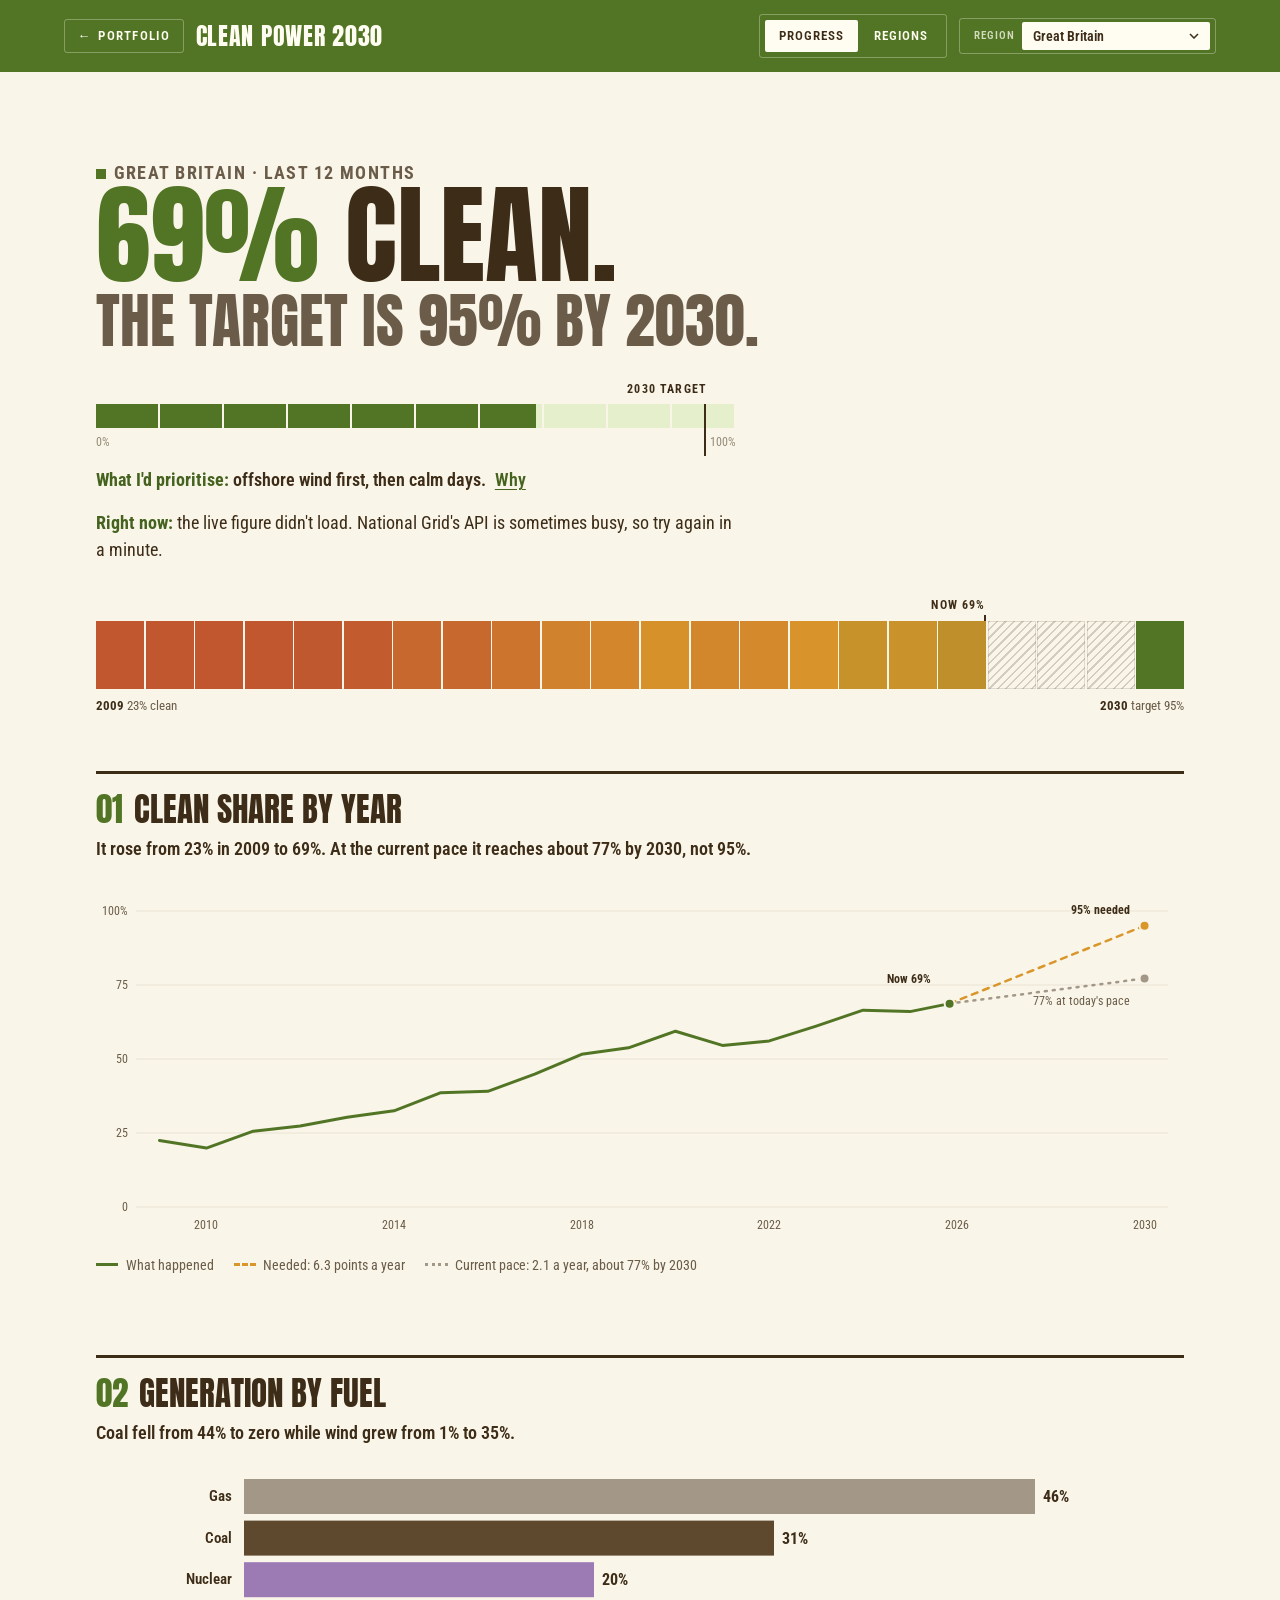
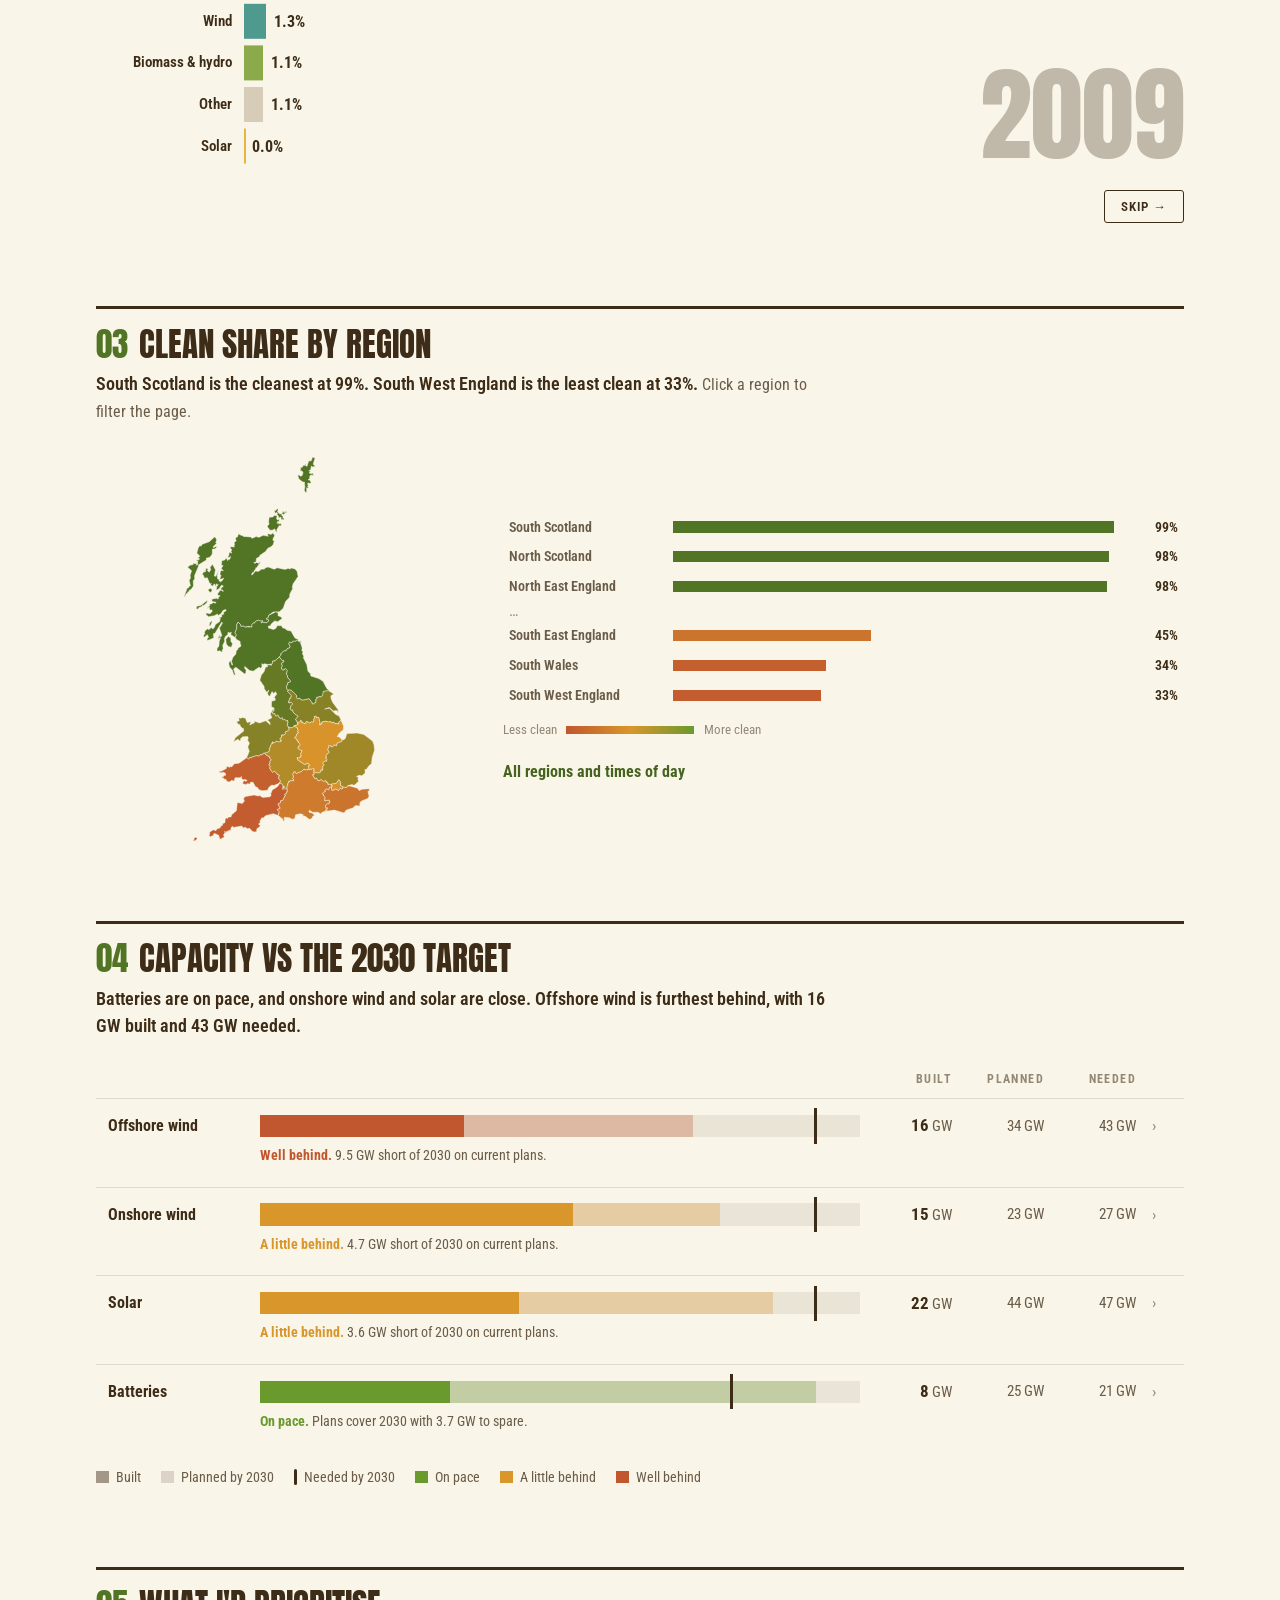
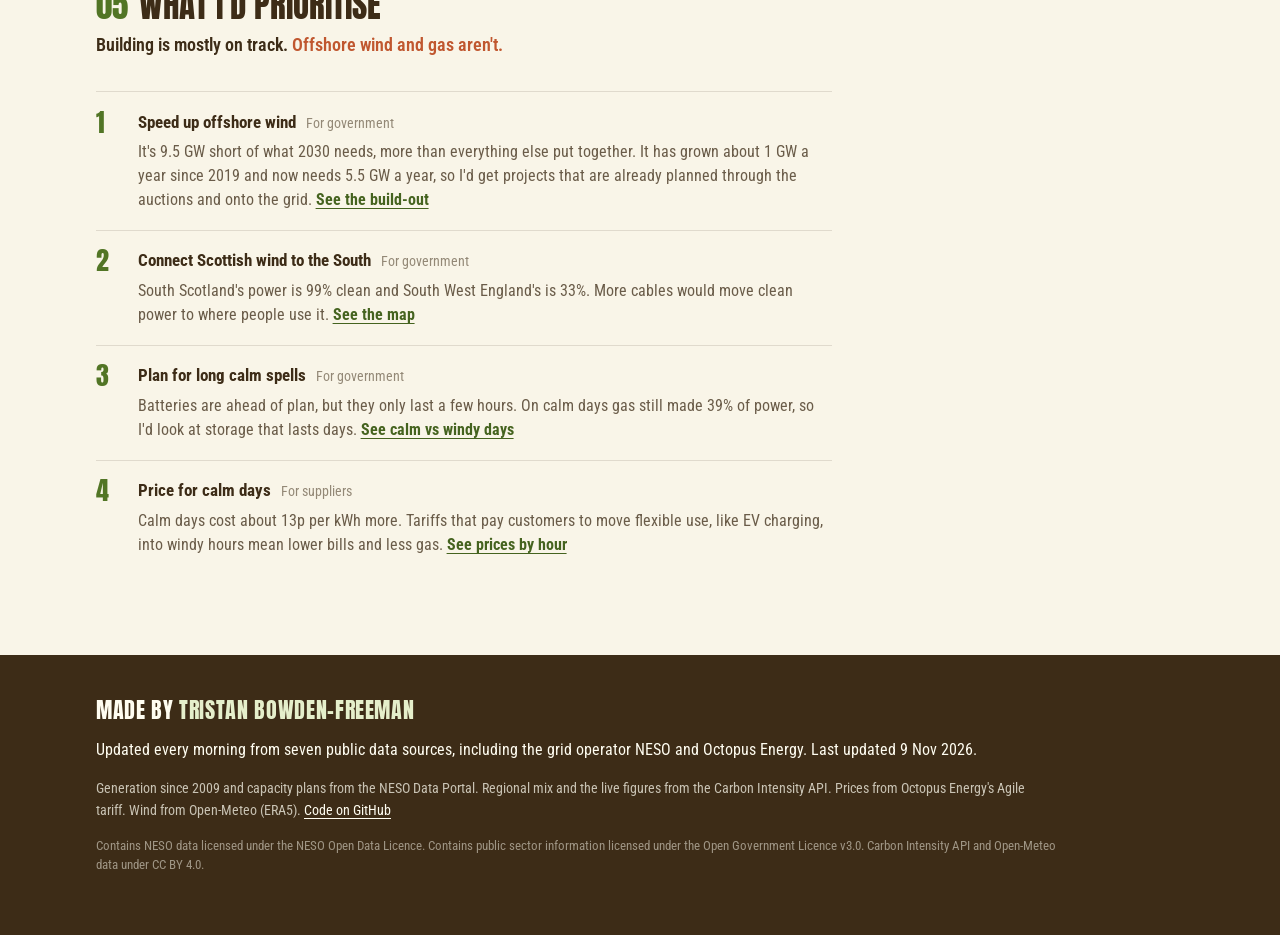
<file: site/index.html>
<!doctype html>
<html lang="en">
<head>
  <meta charset="utf-8">
  <meta name="viewport" content="width=device-width, initial-scale=1">
  <meta name="theme-color" content="#527525">
  <title>Clean Power 2030</title>
  <meta name="author" content="Tristan Bowden-Freeman">
  <meta name="description" content="Is Britain on track for Clean Power 2030? Every half-hour of GB electricity since 2009, the build-out of wind, solar and batteries against the 2030 plan, and where and when the grid is cleanest.">
  <link rel="preconnect" href="https://fonts.googleapis.com">
  <link rel="preconnect" href="https://fonts.gstatic.com" crossorigin>
  <link href="https://fonts.googleapis.com/css2?family=Anton&family=Roboto+Condensed:wght@400;600;700&display=swap" rel="stylesheet">
  <link rel="stylesheet" href="styles.css">
  <script>
    // Count each dashboard page as its own view.
    window.goatcounter = { no_onload: true };
    const countView = () => window.goatcounter.count?.({ path: "/carbon/" + (location.hash.split("/").slice(0, 2).join("/") || "#/") });
    window.addEventListener("hashchange", countView);
  </script>
  <script data-goatcounter="https://tristanbf.goatcounter.com/count" async src="https://gc.zgo.at/count.js" onload="countView()"></script>
</head>
<body>
  <nav class="site-nav" aria-label="Pages">
    <div class="site-nav__start">
      <a class="site-nav__back" href="https://tristanbowdenfreeman-maker.github.io/tiny-summit/" aria-label="Back to portfolio"><span aria-hidden="true">&larr;</span><span class="site-nav__back-label">Portfolio</span></a>
      <a class="site-nav__brand" href="#/">Clean Power 2030</a>
    </div>
    <div class="site-nav__end">
      <ul class="site-nav__links">
        <li><a href="#/" data-nav="track"><span class="long">Progress</span><span class="short">Progress</span></a></li>
        <li><a href="#/where" data-nav="where"><span class="long">Regions</span><span class="short">Regions</span></a></li>
      </ul>
      <label class="region-filter">
        <span class="region-filter__label">Region</span>
        <select id="region" aria-label="Filter both pages by region"></select>
      </label>
    </div>
    <span class="site-nav__progress" aria-hidden="true"></span>
  </nav>

  <main id="view" aria-live="polite"><p class="loading">Loading…</p></main>

  <footer class="footer">
    <p class="credit">Made by <a href="https://tristanbowdenfreeman-maker.github.io/tiny-summit/">Tristan Bowden-Freeman</a></p>
    <p class="updated" id="updated"></p>
    <p>Generation since 2009 and capacity plans from the NESO Data Portal. Regional mix and the live figures from the
      Carbon Intensity API. Prices from Octopus Energy's Agile tariff. Wind from Open-Meteo (ERA5).
      <a href="https://github.com/tristanbowdenfreeman-maker/uk-grid-carbon">Code on GitHub</a></p>
    <p class="legal">Contains NESO data licensed under the NESO Open Data Licence. Contains public sector information
      licensed under the Open Government Licence v3.0. Carbon Intensity API and Open-Meteo data under CC BY 4.0.</p>
  </footer>

  <script src="app.js" type="module"></script>
</body>
</html>
</file>
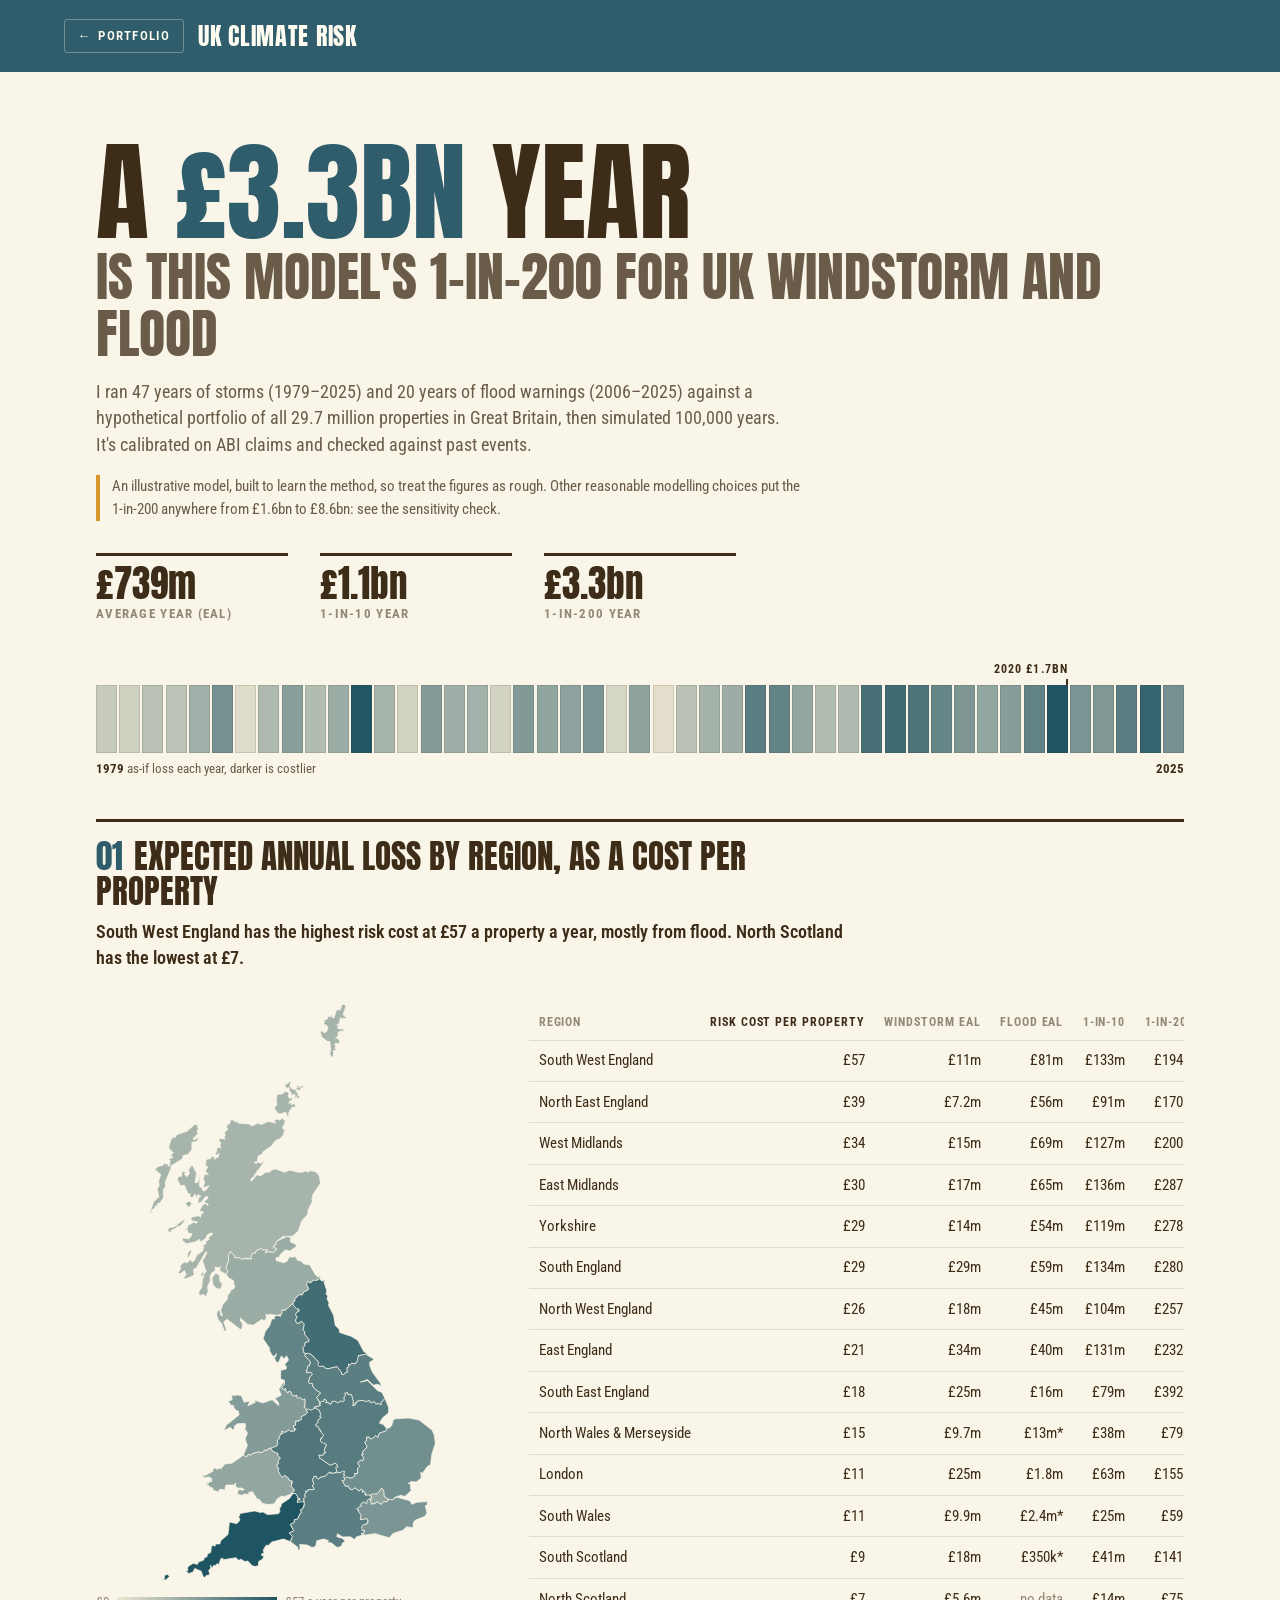
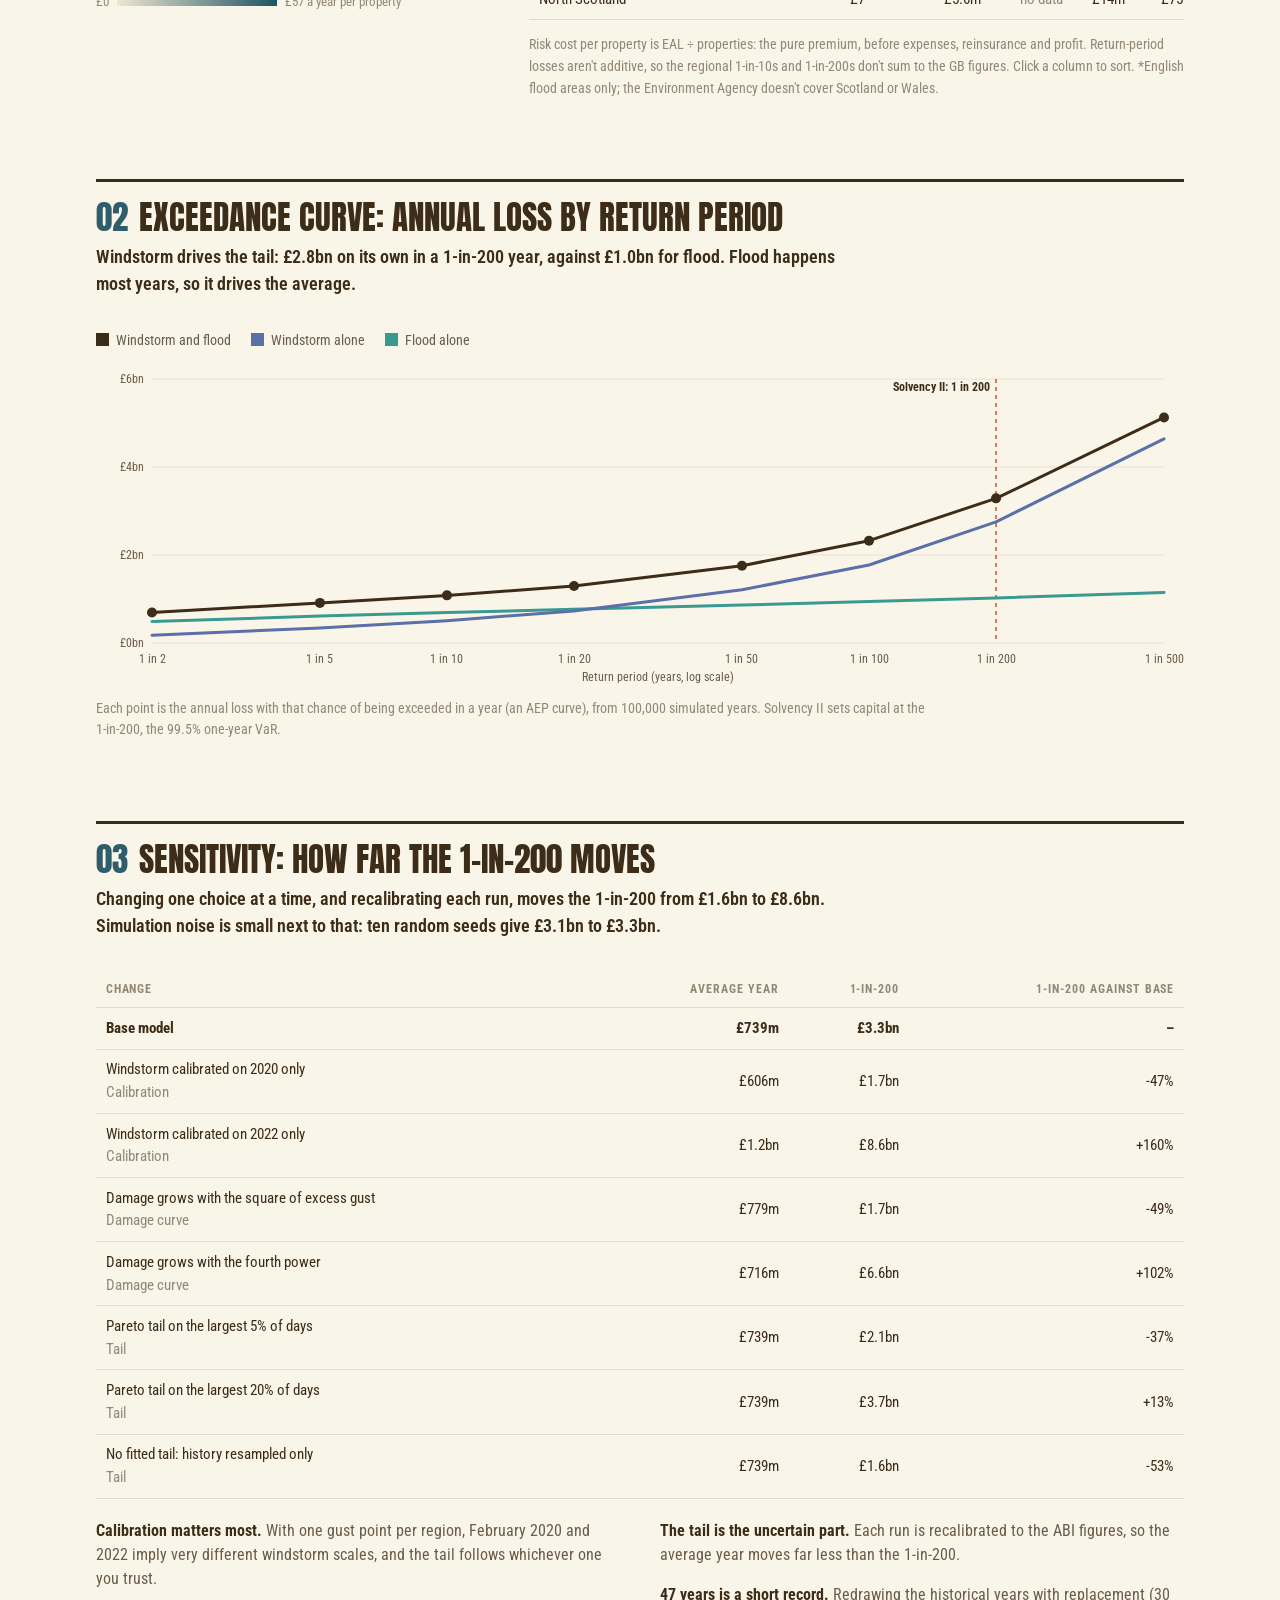
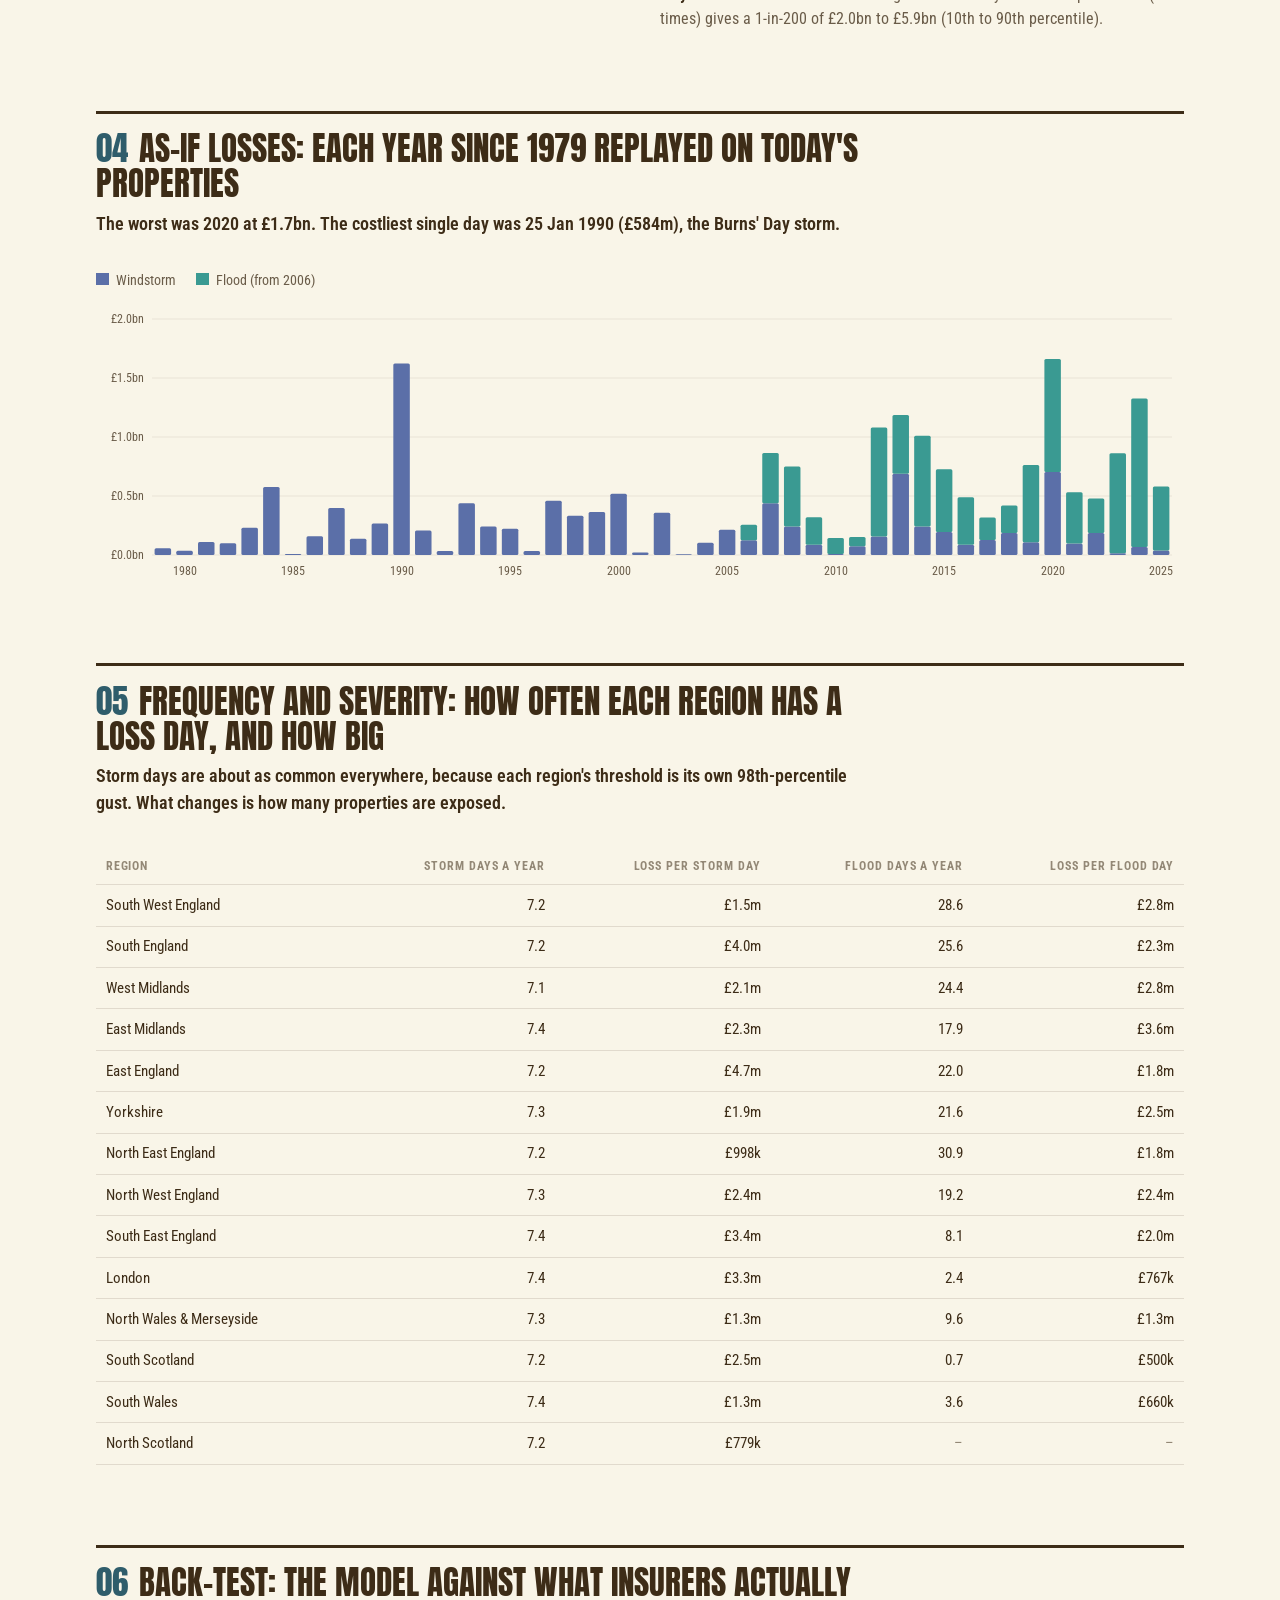
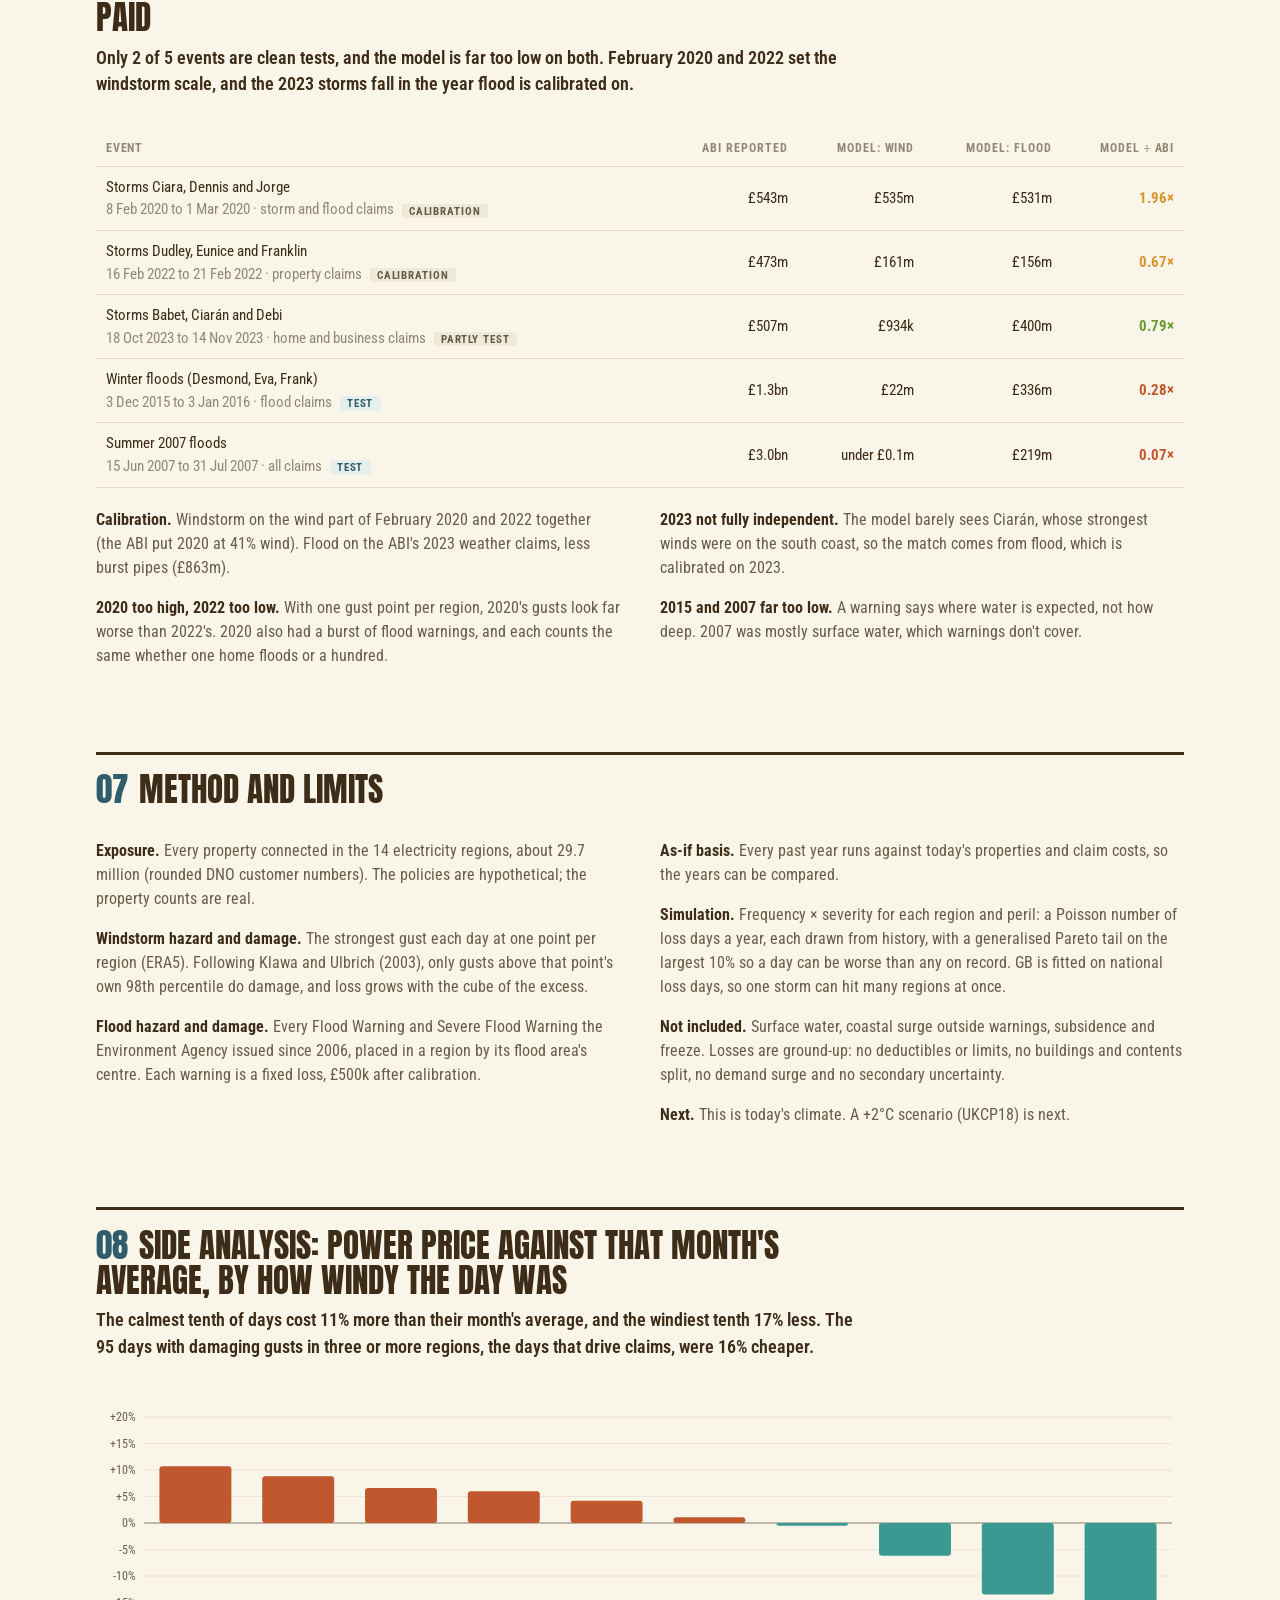
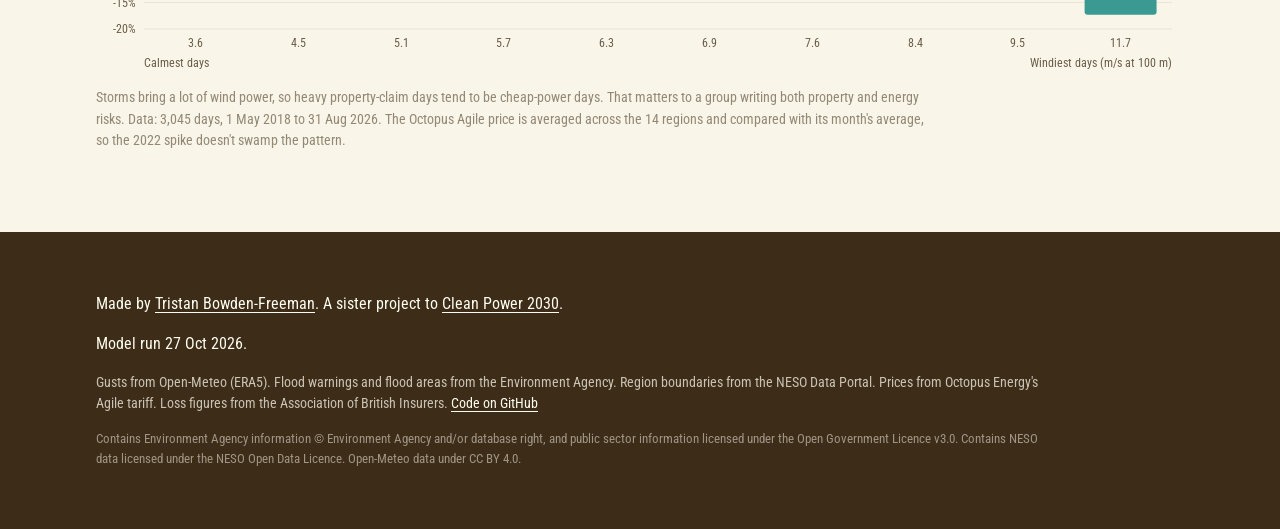
<file: site/climate-risk/index.html>
<!doctype html>
<html lang="en">
<head>
  <meta charset="utf-8">
  <meta name="viewport" content="width=device-width, initial-scale=1">
  <meta name="theme-color" content="#2f5d6b">
  <title>UK Climate Risk</title>
  <meta name="author" content="Tristan Bowden-Freeman">
  <meta name="description" content="A small catastrophe model for UK windstorm and flood: 47 years of storms and 20 years of flood warnings run against a made-up portfolio of every property in Great Britain, checked against ABI claims, and what the same weather does to power prices.">
  <link rel="preconnect" href="https://fonts.googleapis.com">
  <link rel="preconnect" href="https://fonts.gstatic.com" crossorigin>
  <link href="https://fonts.googleapis.com/css2?family=Anton&family=Roboto+Condensed:wght@400;600;700&display=swap" rel="stylesheet">
  <link rel="stylesheet" href="styles.css">
  <script data-goatcounter="https://tristanbf.goatcounter.com/count" async src="https://gc.zgo.at/count.js"></script>
</head>
<body>
  <nav class="site-nav" aria-label="Pages">
    <a class="site-nav__back" href="https://tristanbowdenfreeman-maker.github.io/tiny-summit/" aria-label="Back to portfolio"><span aria-hidden="true">&larr;</span><span class="site-nav__back-label">Portfolio</span></a>
    <span class="site-nav__brand">UK Climate Risk</span>
  </nav>

  <main id="view" aria-live="polite"><p class="loading">Loading…</p></main>

  <footer class="footer">
    <p class="credit">Made by <a href="https://tristanbowdenfreeman-maker.github.io/tiny-summit/">Tristan Bowden-Freeman</a>.
      A sister project to <a href="https://tristanbowdenfreeman-maker.github.io/tiny-summit/carbon/">Clean Power 2030</a>.</p>
    <p class="updated" id="updated"></p>
    <p>Gusts from Open-Meteo (ERA5). Flood warnings and flood areas from the Environment Agency. Region boundaries
      from the NESO Data Portal. Prices from Octopus Energy's Agile tariff. Loss figures from the Association of
      British Insurers. <a href="https://github.com/tristanbowdenfreeman-maker/uk-grid-carbon/tree/main/climate_risk">Code on GitHub</a></p>
    <p class="legal">Contains Environment Agency information © Environment Agency and/or database right, and public
      sector information licensed under the Open Government Licence v3.0. Contains NESO data licensed under the NESO
      Open Data Licence. Open-Meteo data under CC BY 4.0.</p>
  </footer>

  <script src="app.js" type="module"></script>
</body>
</html>
</file>
<file: site/styles.css>
/* The portfolio's type (Anton and Roboto Condensed) on a warm, natural palette in the spirit of
   Innocent: a leaf-green nav, oat and cream backgrounds, chocolate-brown text and pale lime highlights,
   Clean sources are greens, sage, sky and
   mustard; fossil fuels are warm greys and brown. Status runs leaf green (on pace), mustard (a little
   behind) and terracotta (well behind).
   The layout is flat and ruled, like a printed system report: numbered sections under a heavy rule,
   square corners, no shadows. */
:root {
  --bg: #f9f5e8;
  --sky: #eef3dc;
  --nav: #527525;
  --on-nav: #fffdf1;
  --surface: #f9f5e8;
  --surface-hover: #f1ead9;
  --raised: #f1ead9;
  --pill: rgba(255, 253, 241, 0.14);
  --border: rgba(61, 44, 23, 0.13);
  --track: rgba(61, 44, 23, 0.08);
  --text: #3d2c17;
  --muted: rgba(61, 44, 23, 0.76);
  --faint: rgba(61, 44, 23, 0.54);
  --ink: #fffdf1;
  --lime: #e5efcb;

  --accent: #527525;
  --accent-deep: #45631f;
  --green: #6a9a2e;
  --amber: #d9962b;
  --rust: #c0572f;

  --wind: #4e9a8e;
  --solar: #e8b63a;
  --hydro: #5b8fb9;
  --nuclear: #9c7bb5;
  --biomass: #8baa4a;
  --gas: #a39887;
  --coal: #5e492f;
  --other: #d6ccb8;
  --price: #d9962b;
  --price-soft: rgba(217, 150, 43, 0.35);
  --peak-soft: rgba(192, 87, 47, 0.2);

  --display: "Anton", Impact, "Archivo Black", "Roboto Condensed", sans-serif;
  --body: "Roboto Condensed", "Arial Narrow", Arial, sans-serif;
  --ease: cubic-bezier(0.16, 1, 0.3, 1);
  --gutter: clamp(1rem, 5vw, 5rem);
  --nav-height: 4.5rem;
  --radius: 3px;
  --shadow: 0 0.5rem 1rem -0.5rem rgba(61, 44, 23, 0.35);
}

* { box-sizing: border-box; }
html { scroll-behavior: smooth; background: var(--bg); }
body {
  margin: 0;
  background: var(--bg);
  color: var(--text);
  font: 16px/1.5 var(--body);
  text-rendering: optimizeLegibility;
  -webkit-font-smoothing: antialiased;
  overflow-x: hidden;
}
a { color: inherit; text-decoration: none; }
a:focus-visible, button:focus-visible, select:focus-visible, input:focus-visible, path:focus-visible {
  outline: 3px solid var(--amber); outline-offset: 3px; border-radius: 2px;
}
main, .footer { max-width: 76rem; margin: 0 auto; padding: 0 var(--gutter); }
main { padding-top: calc(var(--nav-height) + 1rem); min-height: 80vh; }
.loading { color: var(--faint); padding: 4rem 0; }

/* ---------- Navigation ---------- */

.site-nav {
  position: fixed; z-index: 30; inset: 0 0 auto; height: var(--nav-height);
  display: flex; align-items: center; justify-content: space-between; gap: 1rem;
  padding-inline: var(--gutter);
  background: var(--nav); color: var(--on-nav);
  transition: box-shadow 300ms ease;
}
.site-nav.is-scrolled { box-shadow: 0 0.5rem 1.5rem -0.75rem rgba(61, 44, 23, 0.45); }
.site-nav__start, .site-nav__end { display: flex; align-items: center; gap: 0.75rem; min-width: 0; }
.site-nav__back, .site-nav__links, .region-filter {
  border: 1px solid rgba(255, 253, 241, 0.3); border-radius: var(--radius); background: none;
}
.site-nav__back {
  display: inline-flex; align-items: center; gap: 0.4rem; padding: 0.4rem 0.8rem;
  font-size: 0.8rem; font-weight: 600; letter-spacing: 0.1em; text-transform: uppercase;
  transition: background 200ms ease, color 200ms ease;
}
.site-nav__back:hover { color: var(--text); background: var(--on-nav); }
.site-nav__brand { font-family: var(--display); font-size: 1.5rem; letter-spacing: 0.03em; text-transform: uppercase; white-space: nowrap; }
.site-nav__links { display: flex; gap: 0.15rem; margin: 0; padding: 0.3rem; list-style: none; }
.site-nav__links a {
  display: block; padding: 0.4rem 0.85rem; border-radius: 2px;
  font-size: 0.8rem; font-weight: 600; letter-spacing: 0.08em; text-transform: uppercase; white-space: nowrap;
  transition: background 200ms ease, color 200ms ease;
}
.site-nav__links .short { display: none; }
.site-nav__links a:hover { background: rgba(255, 253, 241, 0.14); }
.site-nav__links a[aria-current] { color: var(--text); background: var(--on-nav); }
.region-filter { display: flex; align-items: center; gap: 0.4rem; padding: 0.15rem 0.3rem 0.15rem 0.85rem; }
.region-filter__label { font-size: 0.7rem; font-weight: 600; letter-spacing: 0.12em; text-transform: uppercase; color: rgba(255, 253, 241, 0.75); }
.region-filter select {
  appearance: none; border: 0; border-radius: 2px; padding: 0.4rem 1.8rem 0.4rem 0.7rem;
  background: var(--on-nav) url("data:image/svg+xml,%3Csvg xmlns='http://www.w3.org/2000/svg' width='10' height='6'%3E%3Cpath d='M1 1l4 4 4-4' fill='none' stroke='%233d2c17' stroke-width='1.5'/%3E%3C/svg%3E") no-repeat right 0.7rem center;
  color: var(--text); font: 600 0.85rem var(--body); cursor: pointer; max-width: 12rem;
}
.region-filter.is-set select { background-color: var(--lime); color: var(--text); }
.site-nav__progress { position: absolute; inset: auto 0 -1px; height: 3px; background: var(--lime); transform: scaleX(var(--progress, 0)); transform-origin: left; }

/* ---------- Type and layout ---------- */

h1, h2 { font-family: var(--display); font-weight: 400; text-transform: uppercase; margin: 0; }
h2 { font-size: clamp(1.5rem, 2.6vw, 2.1rem); line-height: 1.05; max-width: 48rem; }
.eyebrow { margin: 0 0 0.6rem; font-size: 0.8rem; font-weight: 700; letter-spacing: 0.08em; text-transform: uppercase; color: var(--text); }
.eyebrow::before { content: ""; display: inline-block; width: 0.6rem; height: 0.6rem; margin-right: 0.5rem; background: var(--accent); }
.lede { margin: 0.6rem 0 0; color: var(--muted); max-width: 46rem; font-size: 1.05rem; line-height: 1.45; }
/* The finding under each chart title. */
.card-head .lede { color: var(--text); font-weight: 600; font-size: 1.15rem; }
.lede__hint { color: var(--muted); font-weight: 400; font-size: 1rem; }
.faint { color: var(--faint); }
.page { counter-reset: section; }

.card {
  position: relative; margin: 0 0 clamp(3rem, 7vw, 5rem); padding: 1.1rem 0 0;
  border-top: 3px solid var(--text); counter-increment: section;
  scroll-margin-top: calc(var(--nav-height) + 1rem);
}
/* Each section is numbered in the heading, like the figures in a report. */
.card h2::before { content: counter(section, decimal-leading-zero); margin-right: 0.7rem; color: var(--accent); }
.card-head { display: flex; justify-content: space-between; align-items: flex-start; gap: 1rem; flex-wrap: wrap; margin-bottom: clamp(1.25rem, 3vw, 2rem); }
.grid-2 { display: grid; grid-template-columns: repeat(2, minmax(0, 1fr)); gap: 1.5rem; }
.grid-2 > .card { margin: 0; }

/* ---------- Hero ---------- */

.band { margin-bottom: clamp(2rem, 5vw, 3.5rem); }
.hero { position: relative; display: grid; align-items: start; padding: clamp(1.5rem, 5vw, 3.5rem) 0 2rem; }
.hero h1 { font-size: clamp(2.3rem, 6.4vw, 5.4rem); line-height: 0.95; }
.hero:not(.hero--slim) h1 { font-size: clamp(2.8rem, 8.5vw, 7.5rem); line-height: 0.9; }
.hero--slim { padding-bottom: 0; }
.hero h1 .big { color: var(--accent); }
.hero h1 .soft { display: block; color: var(--muted); font-size: 0.55em; line-height: 1.05; margin-top: 0.35rem; }
.hero p { color: var(--muted); font-size: clamp(1rem, 1.4vw, 1.15rem); max-width: 40rem; margin: 1rem 0 0; }
.hero .priority { color: var(--text); font-weight: 600; }
.hero .priority b { color: var(--accent-deep); }
.hero .priority a { margin-left: 0.3rem; color: var(--accent-deep); text-decoration: underline; text-underline-offset: 3px; }
.hero .region-note { color: var(--text); border-left: 4px solid var(--accent); padding-left: 0.8rem; }

.progress { position: relative; margin: 1.75rem 0 0; max-width: 40rem; padding-top: 1.4rem; }
/* A gauge cut into ten blocks, one per 10%. */
.progress__track { position: relative; height: 1.5rem; background: var(--lime); overflow: hidden; }
.progress__track::after { content: ""; position: absolute; inset: 0; background: repeating-linear-gradient(90deg, transparent 0 calc(10% - 2px), var(--bg) calc(10% - 2px) 10%); }
.progress__fill { position: absolute; inset: 0 auto 0 0; width: var(--w); background: var(--accent); transform-origin: left; animation: grow 1.6s var(--ease) both 0.2s; }
@keyframes grow { from { transform: scaleX(0); } }
.progress__mark { position: absolute; top: 1.4rem; bottom: -0.3rem; left: var(--x); width: 2px; background: var(--text); }
.progress__mark span { position: absolute; top: -1.4rem; right: -1px; white-space: nowrap; font-size: 0.72rem; font-weight: 700; letter-spacing: 0.1em; text-transform: uppercase; }
.progress__scale { display: flex; justify-content: space-between; font-size: 0.75rem; color: var(--faint); margin-top: 0.35rem; }

.hero .live { color: var(--text); }
.hero .live b { color: var(--accent-deep); }

/* Year stripes: one block per year from 2009 to 2030, coloured by that year's clean share on the
   same rust-to-green ramp as the map. The years still to come are hatched and 2030 is the target. */
.stripes { position: relative; padding-top: 1.6rem; }
.stripes__row { display: grid; grid-template-columns: repeat(var(--n), minmax(0, 1fr)); gap: 2px; height: clamp(2.75rem, 6vw, 4.25rem); }
.stripes__row i { position: relative; background: var(--c); transform-origin: bottom; animation: rise 0.7s var(--ease) both; animation-delay: calc(var(--i) * 35ms); }
@keyframes rise { from { transform: scaleY(0); } }
.stripes__row i:hover { outline: 2px solid var(--text); outline-offset: 1px; z-index: 1; }
.stripes__row i.is-ahead { background: repeating-linear-gradient(135deg, rgba(61, 44, 23, 0.2) 0 1.5px, transparent 1.5px 6px); box-shadow: inset 0 0 0 1px var(--border); }
.stripes__row i.is-target { background: var(--accent); }
.stripes__row i.is-now::before { content: attr(data-label); position: absolute; right: 0; bottom: calc(100% + 0.45rem); white-space: nowrap; font-size: 0.72rem; font-weight: 700; font-style: normal; letter-spacing: 0.1em; text-transform: uppercase; }
.stripes__row i.is-now::after { content: ""; position: absolute; right: 0; bottom: 100%; width: 2px; height: 0.35rem; background: var(--text); }
.stripes__ends { display: flex; justify-content: space-between; margin-top: 0.4rem; font-size: 0.8rem; color: var(--muted); font-variant-numeric: tabular-nums; }
.stripes__ends b { color: var(--text); }

/* ---------- Charts ---------- */

.chart { position: relative; width: 100%; }
.chart svg { display: block; width: 100%; height: auto; overflow: visible; }
.grid line { stroke: var(--track); }
.axis text, .chart-label { fill: var(--muted); font: 12px var(--body); font-variant-numeric: tabular-nums; }
.chart-label.strong { fill: var(--text); font-weight: 700; }
.line { fill: none; stroke-width: 2.5; stroke-linejoin: round; stroke-linecap: round; }
.line.actual { stroke: var(--accent); stroke-width: 3; }
.line.needed { stroke: var(--amber); stroke-dasharray: 6 6; }
.line.pace { stroke: var(--gas); stroke-dasharray: 2 6; }
.line.region { stroke: var(--wind); stroke-width: 2; }
.line.clean { stroke: var(--accent); stroke-width: 3; }
.line.target { stroke: var(--text); stroke-width: 1; stroke-dasharray: 3 4; opacity: 0.6; }
.area.price { fill: var(--price); opacity: 0.14; }
.line.price { stroke: var(--price); stroke-width: 1.5; opacity: 0.7; }
.peak-band { fill: var(--peak-soft); opacity: 0.5; }
.dot { stroke: var(--surface); stroke-width: 2; }
.dot.actual { fill: var(--accent); }
.dot.needed { fill: var(--amber); }
.dot.pace { fill: var(--gas); }
.dot.target { fill: var(--text); }
.hover-line { stroke: rgba(61, 44, 23, 0.3); stroke-width: 1; opacity: 0; }
.hover-dot { fill: var(--text); opacity: 0; }
.chart.is-hover .hover-line, .chart.is-hover .hover-dot { opacity: 1; }
.draw { stroke-dasharray: var(--len); stroke-dashoffset: var(--len); }
.reveal.is-visible .draw { animation: draw 1.8s var(--ease) forwards; }
@keyframes draw { to { stroke-dashoffset: 0; } }
.reveal .later { opacity: 0; }
.reveal.is-visible .later { animation: fade 0.8s ease forwards 1.4s; }
@keyframes fade { to { opacity: 1; } }

.legend { display: flex; flex-wrap: wrap; gap: 0.5rem 1.25rem; margin: 1.25rem 0 0; padding: 0; list-style: none; font-size: 0.85rem; color: var(--muted); }
.legend li { display: flex; align-items: center; gap: 0.45rem; }
.legend i { width: 1.4rem; height: 0; border-top: 3px solid var(--c); }
.legend i.dash { border-top-style: dashed; }
.legend i.dot { border-top-style: dotted; }
.legend i.box { width: 0.8rem; height: 0.8rem; border: 0; background: var(--c); }
.legend i.box.faded { opacity: 0.35; }
.legend i.line-mark { width: 3px; height: 1rem; border: 0; border-radius: 2px; background: var(--text); }

/* ---------- Bar race ---------- */

.race { position: relative; }
.race__year { position: absolute; right: 0; bottom: 3.75rem; font: 400 clamp(3rem, 9vw, 6.5rem)/1 var(--display); color: rgba(61, 44, 23, 0.3); pointer-events: none; }
.race__rows { position: relative; height: calc(var(--rows) * 2.6rem); }
.race__row {
  position: absolute; left: 0; right: 0; top: 0; height: 2.2rem;
  display: grid; grid-template-columns: 8.5rem minmax(0, 1fr); align-items: center; gap: 0.75rem;
  transform: translateY(calc(var(--rank) * 2.6rem)); transition: transform 0.45s var(--ease);
}
.race__name { font-weight: 600; text-align: right; font-size: 0.95rem; }
.race__bar { position: relative; height: 100%; }
.race__fill { position: absolute; inset: 0 auto 0 0; width: var(--w); min-width: 2px; background: var(--c); transition: width 0.45s var(--ease); }
.race__value { position: absolute; top: 50%; left: calc(var(--w) + 0.5rem); transform: translateY(-50%); font-weight: 700; font-variant-numeric: tabular-nums; transition: left 0.45s var(--ease); white-space: nowrap; }
.race.is-playing .race__fill, .race.is-playing .race__value { transition: none; }
.race__row { transition: transform 0.7s var(--ease); }
.race__controls { display: flex; align-items: center; gap: 1rem; margin-top: 1rem; min-height: 2.5rem; }
.race__controls input[type="range"] { flex: 1; accent-color: var(--accent); }
.race__skip { margin-left: auto; }
.btn {
  display: inline-flex; align-items: center; gap: 0.4rem; padding: 0.5rem 1rem; border-radius: var(--radius);
  border: 1.5px solid var(--text); background: none; color: var(--text);
  font: 600 0.8rem var(--body); letter-spacing: 0.08em; text-transform: uppercase; cursor: pointer;
  transition: background 200ms ease, color 200ms ease;
}
.btn:hover { background: var(--text); color: var(--ink); }

/* ---------- Build-out ---------- */

.build { display: grid; gap: 0.35rem; }
.build-row, .build-head {
  display: grid; grid-template-columns: 8.5rem minmax(0, 1fr) repeat(3, 4.75rem) 1.25rem; align-items: center; gap: 0.4rem 1rem;
}
.build-head { padding: 0 0.75rem 0.25rem; font-size: 0.72rem; font-weight: 700; letter-spacing: 0.12em; text-transform: uppercase; color: var(--faint); }
.build-head span { text-align: right; }
.build-row {
  width: 100%; padding: 0.9rem 0.75rem; border: 0; border-top: 1px solid var(--border); border-radius: 0; background: none; color: inherit;
  font: inherit; text-align: left; cursor: pointer; transition: background 200ms ease;
}
.build-row:hover, .build-row[aria-expanded="true"] { background: var(--surface-hover); }
.build-name { font-weight: 700; }
.build-track { position: relative; height: 1.4rem; background: var(--track); }
.build-plan, .build-fill { position: absolute; inset: 0 auto 0 0; width: var(--w); background: var(--c); transform-origin: left; transform: scaleX(0); transition: transform 1.2s var(--ease); }
.build-plan { opacity: 0.3; transition-delay: 0.3s; }
.reveal.is-visible .build-fill, .reveal.is-visible .build-plan { transform: none; }
.build-target { position: absolute; top: -0.4rem; bottom: -0.4rem; left: var(--x); width: 3px; margin-left: -1.5px; background: var(--text); }
.build-num { text-align: right; font-variant-numeric: tabular-nums; color: var(--muted); font-size: 0.95rem; white-space: nowrap; }
.build-num strong { color: var(--text); font-size: 1.05rem; }
.build-note { grid-column: 2 / -1; font-size: 0.9rem; color: var(--muted); }
.build-note b { color: var(--c); }
.build-chev { color: var(--faint); transition: transform 300ms ease; }
.build-row[aria-expanded="true"] .build-chev { transform: rotate(90deg); }
.build-detail { padding: 0.5rem 0.75rem 1.5rem 10.25rem; }
.build-detail p { margin: 0 0 0.75rem; color: var(--muted); font-size: 0.95rem; }

.advice { list-style: none; counter-reset: advice; margin: 1.5rem 0 0; padding: 0; max-width: 46rem; }
.advice li { counter-increment: advice; display: grid; grid-template-columns: 2.2rem 1fr; column-gap: 0.4rem; padding: 1.1rem 0; border-top: 1px solid var(--border); }
.advice li::before { content: counter(advice); grid-row: span 2; font: 400 1.6rem/1 var(--display); color: var(--accent); }
.advice p { margin: 0; color: var(--muted); }
.advice p:first-of-type { color: var(--text); font-size: 1.08rem; margin-bottom: 0.3rem; }
.advice__who { margin-left: 0.4rem; font-size: 0.9rem; font-weight: 400; color: var(--faint); }
.advice a { font-weight: 700; color: var(--accent-deep); white-space: nowrap; }
.advice a:hover { text-decoration: underline; text-underline-offset: 3px; }
.verdict .bad { color: var(--rust); }
.facts { display: grid; grid-template-columns: repeat(3, minmax(0, 1fr)); gap: 1.25rem; margin-top: 2rem; }
.fact { padding: 1rem; border-radius: 0; background: var(--surface); border: 1px solid var(--border); border-top: 3px solid var(--c); }
.fact strong { display: block; font: 400 1.9rem/1 var(--display); margin-bottom: 0.3rem; }
.fact span { color: var(--muted); font-size: 0.9rem; }

/* ---------- Map ---------- */

.map-layout { display: grid; grid-template-columns: minmax(0, 0.9fr) minmax(0, 1.1fr); gap: 2.5rem; align-items: center; }
.map-layout--small { grid-template-columns: minmax(0, 0.7fr) minmax(0, 1.3fr); }
.map-layout--small .map svg { max-height: 24rem; }
.map svg { display: block; width: 100%; max-height: 34rem; }
.map path { stroke: var(--surface); stroke-width: 1.5; cursor: pointer; transition: opacity 250ms ease, stroke 250ms ease; }
.map path:hover { stroke: var(--text); stroke-width: 2.5; }
.map.has-pick path:not(.is-picked) { opacity: 0.35; }
.map path.is-picked { stroke: var(--text); stroke-width: 3; }
.rank { display: grid; gap: 0.2rem; margin: 0; padding: 0; list-style: none; }
.rank button {
  display: grid; grid-template-columns: 9.5rem minmax(0, 1fr) 3rem; align-items: center; gap: 0.75rem; width: 100%;
  padding: 0.3rem 0.4rem; border: 0; border-radius: 0; background: none; color: var(--muted); font: 600 0.9rem var(--body); text-align: left; cursor: pointer;
}
.rank button:hover { background: var(--surface-hover); color: var(--text); }
.rank button[aria-pressed="true"] { background: var(--raised); color: var(--text); }
.rank .bar { height: 0.7rem; width: var(--w); background: var(--c); }
.rank .val { text-align: right; font-variant-numeric: tabular-nums; color: var(--text); }
.rank__gap { padding: 0 0.4rem; color: var(--faint); line-height: 1; }
.more { display: inline-block; margin-top: 1.25rem; font-weight: 700; color: var(--accent-deep); }
.more:hover { text-decoration: underline; text-underline-offset: 3px; }
.scale { display: flex; align-items: center; gap: 0.6rem; font-size: 0.8rem; color: var(--faint); margin-top: 0.75rem; }
.scale i { flex: 0 0 8rem; height: 0.5rem; background: linear-gradient(90deg, var(--rust), var(--amber), var(--green)); }

/* ---------- Wind table ---------- */

.wind-table .faint { display: block; font-size: 0.85rem; padding-left: 1.35rem; }
.wind-table .swatch { display: inline-block; width: 0.8rem; height: 0.8rem; margin-right: 0.55rem; background: var(--c); vertical-align: -0.05rem; }
.wind-table td.num { color: var(--text); font-variant-numeric: tabular-nums; }
.table-note { margin: 0.9rem 0 0; font-size: 0.85rem; color: var(--faint); }

/* ---------- Tabs (Summer/Winter) ---------- */

.tabs { position: relative; display: inline-flex; gap: 0.15rem; padding: 0.25rem; border: 1.5px solid var(--text); border-radius: var(--radius); background: none; }
.tabs button {
  position: relative; z-index: 1; padding: 0.45rem 1rem; border: 0; background: none; color: var(--muted);
  font: 600 0.8rem var(--body); letter-spacing: 0.1em; text-transform: uppercase; cursor: pointer;
}
.tabs button[aria-selected="true"] { color: var(--ink); }
.tabs .indicator { position: absolute; top: 0.25rem; bottom: 0.25rem; left: 0; border-radius: 1px; background: var(--accent); transition: transform 400ms var(--ease), width 400ms var(--ease); }

/* ---------- Action cards ---------- */

.actions-title { margin-bottom: 1.5rem; }
.actions { display: grid; grid-template-columns: repeat(3, minmax(0, 1fr)); gap: 1rem; }
.action { display: flex; flex-direction: column; padding: 1.4rem; border-radius: var(--radius); background: var(--raised); border: 1px solid var(--border); }
.action .num { font: 400 2.2rem/1 var(--display); color: var(--accent); }
.action h3 { margin: 0.6rem 0 0.5rem; font: 400 1.35rem/1.05 var(--display); text-transform: uppercase; }
.action p { margin: 0 0 1rem; color: var(--muted); }
.action a { margin-top: auto; font-weight: 700; color: var(--accent-deep); }
.action a:hover { text-decoration: underline; text-underline-offset: 3px; }

/* ---------- Power line: how the page is made ---------- */

.powerline { position: relative; padding: 1.4rem 0 0.25rem; }
.powerline ol { position: relative; display: grid; grid-template-columns: repeat(5, minmax(0, 1fr)); margin: 0; padding: 0; list-style: none; }
.powerline__wire { position: absolute; top: calc(1.4rem + 0.55rem); left: 10%; right: 10%; height: 3px; border-radius: 3px; background: var(--track); overflow: hidden; }
.powerline__pulse {
  position: absolute; top: 0; left: 0; width: 18%; height: 100%;
  background: linear-gradient(90deg, transparent, var(--accent), transparent); animation: current 2.8s linear infinite;
}
@keyframes current-down { from { transform: translateY(-100%); } to { transform: translateY(560%); } }
@keyframes current { from { transform: translateX(-100%); } to { transform: translateX(560%); } }
.powerline__stop { display: flex; flex-direction: column; align-items: center; gap: 0.15rem; text-align: center; cursor: default; padding: 0 0.25rem; border-radius: 10px; }
.powerline__stop::before {
  content: ""; width: 1.1rem; height: 1.1rem; margin-bottom: 0.55rem; border-radius: 50%;
  background: var(--surface); border: 3px solid var(--accent); transition: transform 250ms var(--ease);
}
.powerline__stop.is-end::before { background: var(--accent); box-shadow: 0 0 0 5px rgba(82, 117, 37, 0.18); }
.powerline__stop:hover::before, .powerline__stop:focus-visible::before { transform: scale(1.3); }
.powerline__stop strong { font: 400 1.15rem/1.1 var(--display); letter-spacing: 0.03em; text-transform: uppercase; }
.powerline__stop span { font-size: 0.85rem; color: var(--muted); }

/* ---------- Method page ---------- */

.region-filter[hidden] { display: none; }
.defs { display: grid; grid-template-columns: 13rem minmax(0, 1fr); gap: 1rem 2rem; margin: 0; }
.defs dt { font-weight: 700; }
.defs dd { margin: 0; color: var(--muted); max-width: 48rem; }
.caveats { display: grid; gap: 0.9rem; margin: 0; padding-left: 1.2rem; color: var(--muted); max-width: 54rem; }
.caveats b { color: var(--text); }
.card a:not(.more):not(.btn) { color: var(--accent-deep); text-decoration: underline; text-underline-offset: 3px; }

.schema { position: relative; display: grid; grid-template-columns: minmax(0, 1.2fr) minmax(0, 1fr); gap: clamp(3rem, 12vw, 9rem); }
.schema__links { position: absolute; inset: 0; width: 100%; height: 100%; overflow: visible; pointer-events: none; }
.schema__links path { fill: none; stroke: rgba(61, 44, 23, 0.28); stroke-width: 1.5; transition: stroke 200ms ease, opacity 200ms ease; }
.schema.is-focus .schema__links path { opacity: 0.25; }
.schema.is-focus .schema__links path.is-on { opacity: 1; stroke: var(--accent); stroke-width: 2.5; }
.schema__col { position: relative; display: flex; flex-direction: column; justify-content: space-around; gap: 0.5rem; }
.schema__label { margin: 0 0 0.25rem; font-size: 0.72rem; font-weight: 700; letter-spacing: 0.12em; text-transform: uppercase; color: var(--faint); }
.schema__table {
  display: flex; justify-content: space-between; align-items: baseline; gap: 0.75rem; flex-wrap: wrap;
  padding: 0.55rem 0.8rem; border-radius: 8px; background: var(--raised); border: 1px solid var(--border); cursor: default;
  transition: background 200ms ease, border-color 200ms ease;
}
.schema__table.is-dim { background: var(--lime); padding-block: 0.9rem; }
.schema__table.is-on { border-color: var(--accent); background: var(--surface); box-shadow: 0 0 0 1px var(--accent); }
.schema__table code { font: 600 0.85rem ui-monospace, "SF Mono", Menlo, monospace; }
.schema__table span { font-size: 0.8rem; color: var(--faint); font-variant-numeric: tabular-nums; }
.layers { display: flex; flex-wrap: wrap; gap: 0.5rem 1.5rem; margin: 2rem 0 0; padding: 0; list-style: none; font-size: 0.9rem; color: var(--muted); counter-reset: layer; }
.layers li { counter-increment: layer; }
.layers li::before { content: counter(layer) ". "; font-weight: 700; color: var(--accent); }
.layers code, .checks code { font: 600 0.85rem ui-monospace, "SF Mono", Menlo, monospace; color: var(--text); }

.table-wrap { overflow-x: auto; }
.checks { width: 100%; border-collapse: collapse; font-size: 0.95rem; }
.checks th { text-align: left; font-size: 0.72rem; font-weight: 700; letter-spacing: 0.12em; text-transform: uppercase; color: var(--faint); padding: 0 0.75rem 0.6rem; }
.checks td { padding: 0.65rem 0.75rem; border-top: 1px solid var(--border); color: var(--muted); }
.checks td:first-child { color: var(--text); }
.checks .num { text-align: right; white-space: nowrap; }
.status { display: inline-block; min-width: 3.5rem; padding: 0.15rem 0.6rem; border-radius: 2px; font-weight: 700; font-size: 0.85rem; text-align: center; font-variant-numeric: tabular-nums; }
.status.is-ok { background: var(--lime); color: var(--accent-deep); }
.status.is-warn { background: rgba(217, 150, 43, 0.2); color: #8a5a12; }
.status.is-bad { background: rgba(192, 87, 47, 0.18); color: var(--rust); }

.code-grid { display: grid; gap: 1.5rem; }
.code-grid figure { margin: 0; min-width: 0; }
.code-grid figcaption { margin-bottom: 0.5rem; font-weight: 700; font-size: 0.9rem; }
.code-grid pre { margin: 0; padding: 1rem 1.1rem; overflow-x: auto; border-radius: var(--radius); background: var(--text); color: var(--ink); font: 0.78rem/1.55 ui-monospace, "SF Mono", Menlo, monospace; }

/* ---------- Tooltip ---------- */

.tip {
  position: fixed; z-index: 50; top: 0; left: 0; max-width: 18rem; padding: 0.6rem 0.8rem; border-radius: var(--radius);
  background: var(--text); color: var(--ink); box-shadow: var(--shadow); font-size: 0.85rem; line-height: 1.35;
  pointer-events: none; opacity: 0; transition: opacity 150ms ease;
}
.tip.on { opacity: 1; }
.tip strong { display: block; margin-bottom: 0.15rem; }
.tip span { display: block; color: rgba(255, 253, 241, 0.8); }

/* ---------- Footer ---------- */

.footer {
  max-width: none; margin-top: 1rem; padding: 2.75rem max(var(--gutter), calc((100% - 76rem) / 2 + var(--gutter))) 3rem;
  background: var(--text); color: rgba(255, 253, 241, 0.72); font-size: 0.9rem;
}
.footer p { max-width: 60rem; }
.footer a { color: var(--on-nav); text-decoration: underline; text-underline-offset: 3px; }
.footer .credit { margin: 0 0 1rem; color: var(--on-nav); font: 400 1.35rem/1.1 var(--display); letter-spacing: 0.03em; text-transform: uppercase; }
.footer .credit a { color: var(--lime); text-decoration: none; }
.footer .updated { color: var(--on-nav); font-size: 1rem; }
.footer .legal { color: rgba(255, 253, 241, 0.5); font-size: 0.8rem; }

/* ---------- Small screens ---------- */

@media (max-width: 1000px) {
  .hero { grid-template-columns: 1fr; }
  .map-layout, .map-layout--small { grid-template-columns: 1fr; }
  .map svg { max-height: 26rem; }
  .facts, .actions, .code-grid { grid-template-columns: 1fr; }
}
@media (max-width: 980px) {
  .site-nav__back-label { display: none; }
}
@media (max-width: 820px) {
  :root { --nav-height: 7.25rem; }
  .site-nav { flex-wrap: wrap; align-content: center; height: var(--nav-height); padding-block: 0.6rem; }
  .site-nav { display: grid; grid-template-columns: minmax(0, 1fr) auto; grid-template-areas: "start filter" "links links"; gap: 0.6rem 0.75rem; }
  .site-nav__start { grid-area: start; }
  .site-nav__end { display: contents; }
  .site-nav__links { grid-area: links; justify-self: start; }
  .region-filter { grid-area: filter; }
  .site-nav__links .long, .site-nav__back-label { display: none; }
  .site-nav__links .short { display: inline; }
  .defs { grid-template-columns: 1fr; gap: 0.25rem; }
  .defs dd { margin-bottom: 0.75rem; }
  .schema { grid-template-columns: minmax(0, 1.5fr) minmax(0, 1fr); gap: 1.75rem; }
  .schema__table { padding: 0.45rem 0.55rem; }
  .schema__table code { font-size: 0.72rem; }
  .schema__table span { font-size: 0.72rem; }
  .grid-2 { grid-template-columns: 1fr; }
  .build-head { display: none; }
  .build-row { grid-template-columns: repeat(3, minmax(0, 1fr)) 1.25rem; padding-inline: 0.25rem; }
  .build-name { grid-column: 1 / -2; }
  .build-chev { grid-column: -2; grid-row: 1; }
  .build-track { grid-column: 1 / -1; }
  .build-num { text-align: left; }
  .build-num::before { display: block; font-size: 0.68rem; font-weight: 700; letter-spacing: 0.1em; text-transform: uppercase; color: var(--faint); }
  .build-num:nth-child(3)::before { content: "Built"; }
  .build-num:nth-child(4)::before { content: "Planned"; }
  .build-num:nth-child(5)::before { content: "Needed"; }
  .build-note { grid-column: 1 / -1; }
  .build-detail { padding-left: 0.25rem; }
  .race__row { grid-template-columns: 6.5rem minmax(0, 1fr); }
  .race__name { font-size: 0.85rem; }
  .rank button { grid-template-columns: 7.5rem minmax(0, 1fr) 2.75rem; }
  .powerline ol { grid-template-columns: 1fr; gap: 0.9rem; }
  .powerline__wire { top: 2rem; bottom: 1rem; left: 0.5rem; right: auto; width: 3px; height: auto; }
  .powerline__pulse { width: 100%; height: 18%; background: linear-gradient(180deg, transparent, var(--accent), transparent); animation-name: current-down; }
  .powerline__stop { flex-direction: row; flex-wrap: wrap; align-items: baseline; gap: 0 0.6rem; text-align: left; padding-left: 0; }
  .powerline__stop::before { flex: none; align-self: center; margin: 0; }
}
@media (max-width: 480px) {
  .region-filter__label { display: none; }
  .region-filter { padding: 0.15rem; min-width: 0; }
  .region-filter select { max-width: 10rem; }
  .site-nav__links a { padding: 0.4rem 0.7rem; }
  .site-nav__brand { font-size: 0.9rem; }
}
@media (prefers-reduced-motion: reduce) {
  *, *::before, *::after { animation-duration: 0.01ms !important; transition-duration: 0.01ms !important; }
}
</file>
<file: site/climate-risk/styles.css>
/* Clean Power 2030's type and warm palette, with a deep teal nav so the two read as sister
   projects. Windstorm is slate blue, flood is teal, and the total is chocolate brown.
   The layout is flat and ruled like Clean Power 2030's: numbered sections under a heavy rule,
   square corners, no shadows. */
:root {
  --bg: #f9f5e8;
  --sky: #e6efec;
  --nav: #2f5d6b;
  --on-nav: #fffdf1;
  --surface: #f9f5e8;
  --border: rgba(61, 44, 23, 0.13);
  --grid: rgba(61, 44, 23, 0.08);
  --text: #3d2c17;
  --muted: rgba(61, 44, 23, 0.76);
  --faint: rgba(61, 44, 23, 0.54);
  --accent: #2f5d6b;
  --amber: #d9962b;
  --rust: #c0572f;
  --green: #6a9a2e;

  --storm: #5b6fa8;
  --flood: #3a9a92;
  --total: #3d2c17;

  --display: "Anton", Impact, "Archivo Black", "Roboto Condensed", sans-serif;
  --body: "Roboto Condensed", "Arial Narrow", Arial, sans-serif;
  --ease: cubic-bezier(0.16, 1, 0.3, 1);
  --gutter: clamp(1rem, 5vw, 5rem);
  --nav-height: 4.5rem;
  --radius: 3px;
}

* { box-sizing: border-box; }
html { background: var(--bg); }
body {
  margin: 0;
  background: var(--bg);
  color: var(--text);
  font: 16px/1.5 var(--body);
  -webkit-font-smoothing: antialiased;
  overflow-x: hidden;
}
a { color: inherit; }
a:focus-visible, path:focus-visible, button:focus-visible { outline: 3px solid var(--amber); outline-offset: 3px; border-radius: 2px; }
main, .footer { max-width: 76rem; margin: 0 auto; padding: 0 var(--gutter); }
main { padding-top: calc(var(--nav-height) + 1rem); min-height: 80vh; }
.loading { color: var(--faint); padding: 4rem 0; }

.site-nav {
  position: fixed; z-index: 30; inset: 0 0 auto; height: var(--nav-height);
  display: flex; align-items: center; gap: 0.9rem; padding-inline: var(--gutter);
  background: var(--nav); color: var(--on-nav);
}
.site-nav__back {
  display: inline-flex; align-items: center; gap: 0.4rem; padding: 0.4rem 0.8rem; text-decoration: none;
  border: 1px solid rgba(255, 253, 241, 0.3); border-radius: var(--radius); background: none;
  font-size: 0.8rem; font-weight: 600; letter-spacing: 0.1em; text-transform: uppercase;
  transition: background 200ms ease, color 200ms ease;
}
.site-nav__back:hover { color: var(--text); background: var(--on-nav); }
.site-nav__brand { font-family: var(--display); font-size: 1.5rem; letter-spacing: 0.03em; text-transform: uppercase; white-space: nowrap; }

h1, h2 { font-family: var(--display); font-weight: 400; text-transform: uppercase; margin: 0; }
h2 { font-size: clamp(1.5rem, 2.6vw, 2.1rem); line-height: 1.05; max-width: 48rem; }
.lede { margin: 0.6rem 0 0; color: var(--text); font-weight: 600; font-size: 1.15rem; max-width: 48rem; line-height: 1.45; }
.note { margin: 0.9rem 0 0; font-size: 0.9rem; color: var(--faint); max-width: 52rem; }
.page { counter-reset: section; }

.hero { padding: clamp(1.5rem, 5vw, 3.5rem) 0 2.5rem; }
.hero h1 { font-size: clamp(2.8rem, 8.5vw, 7.5rem); line-height: 0.9; }
.hero h1 .big { color: var(--accent); }
.hero h1 .soft { display: block; color: var(--muted); font-size: 0.5em; line-height: 1.05; margin-top: 0.4rem; }
.hero p { color: var(--muted); font-size: clamp(1rem, 1.4vw, 1.15rem); max-width: 44rem; margin: 1rem 0 0; }
.figures { display: flex; flex-wrap: wrap; gap: 1rem clamp(1rem, 3vw, 2rem); max-width: 40rem; margin: 2rem 0 0; padding: 0; list-style: none; }
.figures li { display: flex; flex-direction: column; flex: 1 1 5.5rem; padding-top: 0.5rem; border-top: 3px solid var(--text); }
.figures strong { font-family: var(--display); font-weight: 400; font-size: clamp(1.6rem, 3vw, 2.3rem); line-height: 1.1; }
.figures span { font-size: 0.8rem; font-weight: 700; letter-spacing: 0.1em; text-transform: uppercase; color: var(--faint); }

.card { margin: 0 0 clamp(3rem, 7vw, 5rem); padding: 1.1rem 0 0; border-top: 3px solid var(--text); counter-increment: section; }
/* Each section is numbered in the heading, like the figures in a report. */
.card h2::before { content: counter(section, decimal-leading-zero); margin-right: 0.7rem; color: var(--accent); }

/* Loss stripes: one block per replayed year, darker for a costlier year, on the map's sand-to-teal ramp. */
.stripes { position: relative; margin-top: 2.25rem; padding-top: 1.6rem; }
.stripes__row { display: grid; grid-template-columns: repeat(var(--n), minmax(0, 1fr)); gap: 2px; height: clamp(2.75rem, 6vw, 4.25rem); }
.stripes__row i { position: relative; background: var(--c); box-shadow: inset 0 0 0 1px var(--border); transform-origin: bottom; animation: rise 0.7s var(--ease) both; animation-delay: calc(var(--i) * 18ms); }
@keyframes rise { from { transform: scaleY(0); } }
.stripes__row i:hover { outline: 2px solid var(--text); outline-offset: 1px; z-index: 1; }
.stripes__row i.is-worst::before { content: attr(data-label); position: absolute; left: 0; bottom: calc(100% + 0.45rem); white-space: nowrap; font-size: 0.72rem; font-weight: 700; font-style: normal; letter-spacing: 0.1em; text-transform: uppercase; color: var(--text); }
.stripes__row i.is-worst::after { content: ""; position: absolute; left: 0; bottom: 100%; width: 2px; height: 0.35rem; background: var(--text); }
.stripes__row i.is-worst.is-late::before, .stripes__row i.is-worst.is-late::after { left: auto; right: 0; }
.stripes__ends { display: flex; justify-content: space-between; gap: 1rem; margin-top: 0.4rem; font-size: 0.8rem; color: var(--muted); font-variant-numeric: tabular-nums; }
.stripes__ends b { color: var(--text); }
.card-head { margin-bottom: clamp(1.25rem, 3vw, 2rem); }

.legend { display: flex; flex-wrap: wrap; gap: 0.4rem 1.25rem; margin: 0 0 0.75rem; padding: 0; list-style: none; font-size: 0.9rem; color: var(--muted); }
.legend li::before { content: ""; display: inline-block; width: 0.8rem; height: 0.8rem; margin-right: 0.45rem; background: var(--c); vertical-align: -0.05rem; }

.chart svg { display: block; width: 100%; height: auto; overflow: visible; }
.grid line { stroke: var(--grid); }
.axis text, .chart-label { fill: var(--muted); font: 12px var(--body); font-variant-numeric: tabular-nums; }
.chart-label.strong { fill: var(--text); font-weight: 700; }
.line { fill: none; stroke-width: 3; stroke-linejoin: round; stroke-linecap: round; }
.line.storm { stroke: var(--storm); }
.line.flood { stroke: var(--flood); }
.line.total { stroke: var(--total); }
.bar.storm { fill: var(--storm); }
.bar.flood { fill: var(--flood); }
.bar.up { fill: var(--rust); }
.bar.down { fill: var(--flood); }
.dot.total { fill: var(--total); }
.marker { stroke: var(--rust); stroke-width: 1.5; stroke-dasharray: 4 4; }
.zero { stroke: var(--faint); }

.map-layout { display: grid; grid-template-columns: minmax(0, 0.75fr) minmax(0, 1.25fr); gap: 2.5rem; align-items: start; }
.map svg { display: block; width: 100%; max-height: 36rem; }
.map path { stroke: var(--surface); stroke-width: 1.5; }
.map path:hover { stroke: var(--text); stroke-width: 2.5; }
.scale { display: flex; align-items: center; gap: 0.5rem; margin-top: 0.75rem; font-size: 0.8rem; color: var(--faint); }
.scale i { flex: 1; max-width: 10rem; height: 0.6rem; background: linear-gradient(90deg, var(--lo), var(--hi)); }

.table-wrap { overflow-x: auto; }
table { width: 100%; border-collapse: collapse; font-size: 0.95rem; }
th, td { padding: 0.55rem 0.6rem; text-align: right; border-bottom: 1px solid var(--border); white-space: nowrap; }
th:first-child, td:first-child { text-align: left; }
th { font-size: 0.75rem; font-weight: 700; letter-spacing: 0.08em; text-transform: uppercase; color: var(--faint); vertical-align: bottom; }
th button { all: unset; cursor: pointer; }
th button:hover, th[aria-sort] button { color: var(--text); }
td { font-variant-numeric: tabular-nums; }
td.wrap { white-space: normal; min-width: 14rem; }
td[data-role]::after { content: attr(data-role); margin-left: 0.5rem; padding: 0.05rem 0.45rem; border-radius: 2px; background: #e6efec; color: var(--accent); font-size: 0.7rem; font-weight: 700; letter-spacing: 0.08em; text-transform: uppercase; }
.ratio.good { color: var(--green); font-weight: 700; }
.ratio.off { color: var(--amber); font-weight: 700; }
.ratio.bad { color: var(--rust); font-weight: 700; }
.faint { color: var(--faint); }

.method { columns: 2 22rem; column-gap: 2.5rem; margin: 0; padding: 0; list-style: none; }
.method li { break-inside: avoid; margin: 0 0 1rem; color: var(--muted); }
.method strong { color: var(--text); }
.checks { margin-top: 1.25rem; }
td.role-calibration::after, td.role-overlap::after { background: #efe9da; color: var(--muted); }
tr.base td { font-weight: 700; }
.hero .caveat { font-size: 0.95rem; color: var(--muted); border-left: 4px solid var(--amber); padding-left: 0.75rem; }

.tip {
  position: fixed; z-index: 50; left: 0; top: 0; pointer-events: none; opacity: 0; max-width: 18rem;
  padding: 0.55rem 0.75rem; border-radius: var(--radius); background: var(--text); color: var(--on-nav);
  font-size: 0.85rem; line-height: 1.35; transition: opacity 120ms ease;
}
.tip.on { opacity: 1; }
.tip strong { display: block; margin-bottom: 0.15rem; }
.tip span { display: block; color: rgba(255, 253, 241, 0.8); }

.footer {
  max-width: none; margin-top: 1rem; padding: 2.75rem max(var(--gutter), calc((100% - 76rem) / 2 + var(--gutter))) 3rem;
  background: var(--text); color: rgba(255, 253, 241, 0.72); font-size: 0.9rem;
}
.footer p { max-width: 60rem; }
.footer a { color: var(--on-nav); text-underline-offset: 3px; }
.footer .credit, .footer .updated { color: var(--on-nav); font-size: 1rem; }
.footer .legal { color: rgba(255, 253, 241, 0.5); font-size: 0.8rem; }

@media (max-width: 900px) {
  .map-layout { grid-template-columns: 1fr; }
  .map svg { max-height: 26rem; margin: 0 auto; }
}
@media (max-width: 480px) {
  .site-nav__back-label { display: none; }
  .site-nav__brand { font-size: 1.2rem; }
  th, td { padding: 0.45rem 0.4rem; font-size: 0.85rem; }
}
@media (prefers-reduced-motion: reduce) {
  .stripes__row i { animation: none; }
}
</file>
